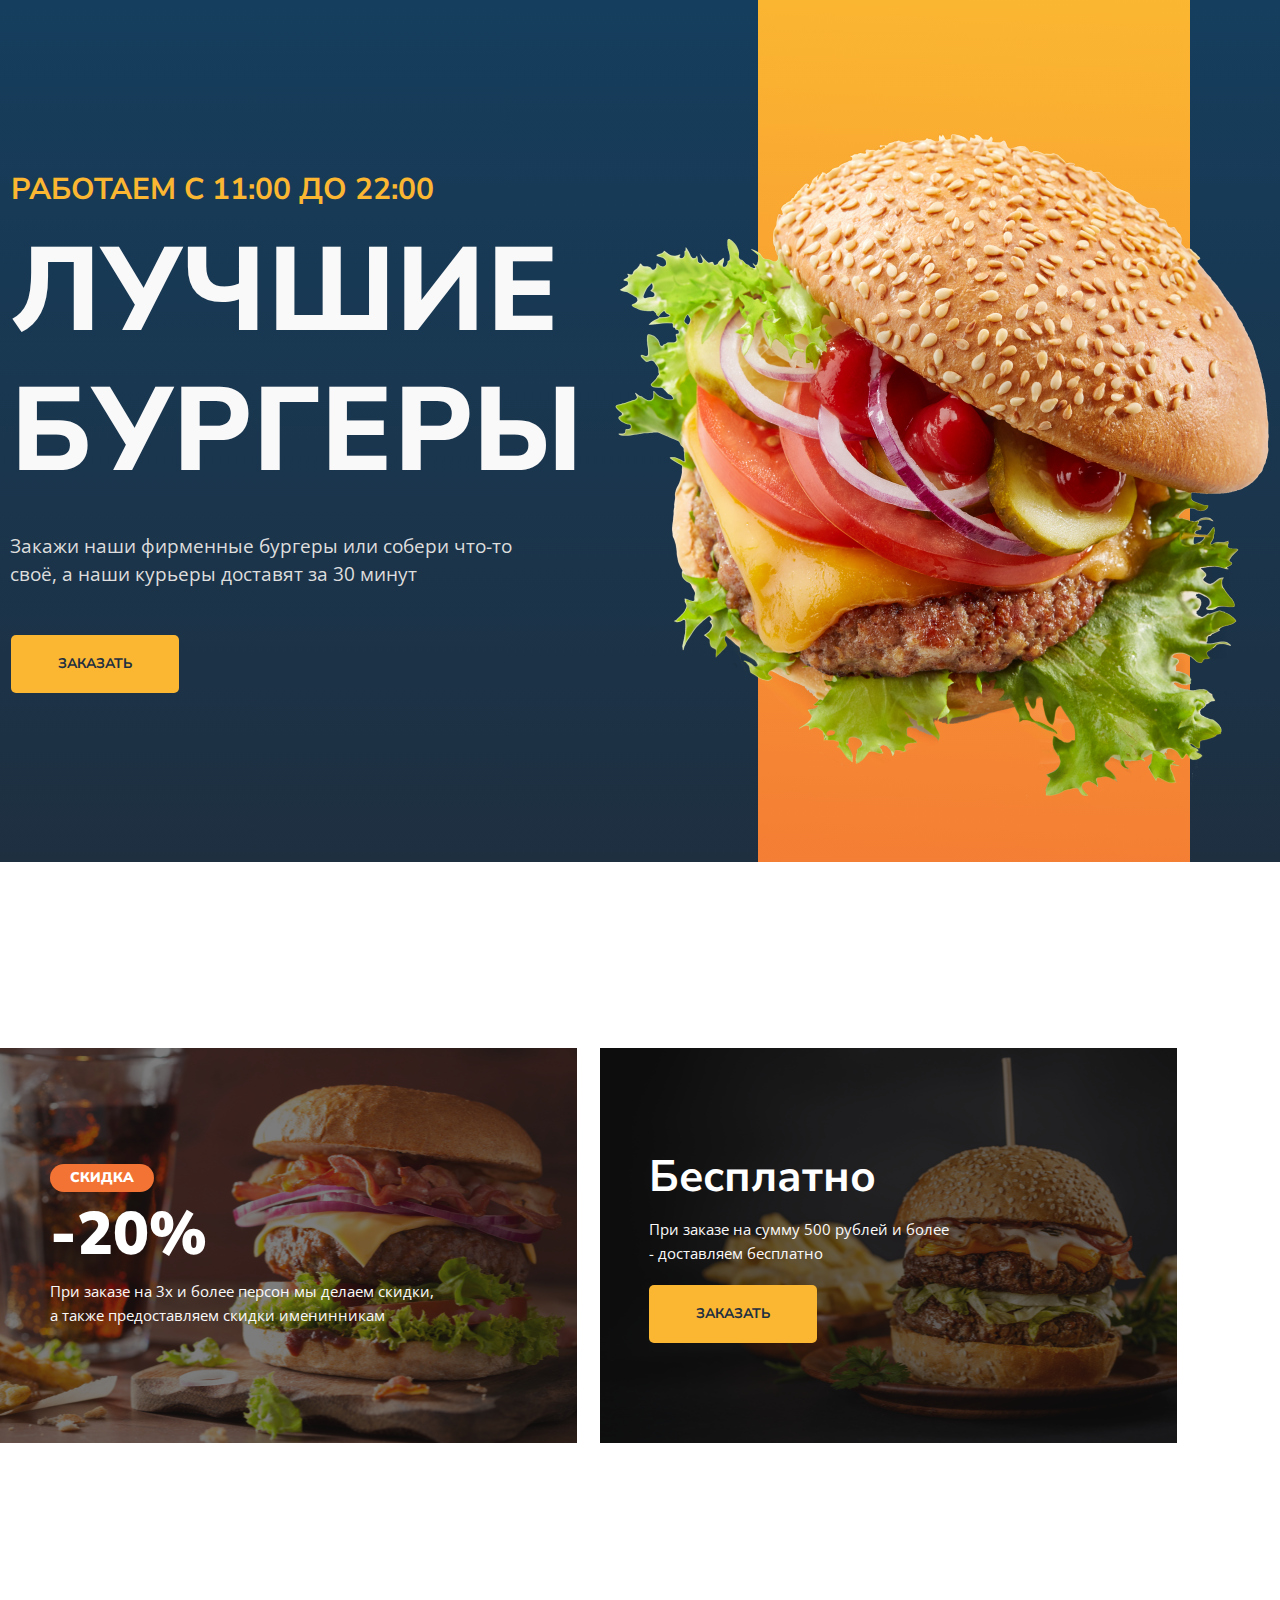
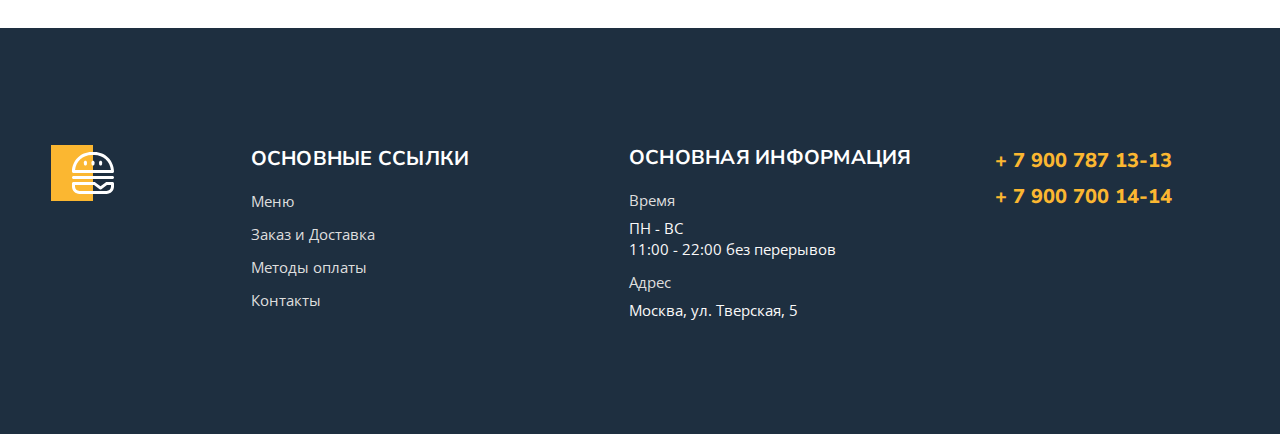
<file: index.html>
<!DOCTYPE html>
<html lang="ru">
<!--Because I'm using Russian Language-->
<!--<html lang="ru"></html>-->

<head>
    <meta charset="UTF-8">
    <meta http-equiv="X-UA-Compatible" content="IE=edge">
    <meta name="viewport" content="width=device-width, initial-scale=1.0">
    <title>Burgers</title>
    <link rel="preconnect" href="https://fonts.googleapis.com">
    <link rel="preconnect" href="https://fonts.gstatic.com" crossorigin>
    <link
        href="https://fonts.googleapis.com/css2?family=Nunito+Sans:wght@700;800&family=Open+Sans:wght@400;700;800&display=swap">
    <link
        href="https://fonts.googleapis.com/css2?family=Nunito+Sans:wght@600;700;800;900&family=Open+Sans:wght@400;500;600;700&display=swap"
        rel="stylesheet">
    <link rel="stylesheet" href="Styles/main.css">
    <link rel="stylesheet" href="Styles/normalize.css">
</head>

<body>
    <div class="main">
        <div class="wrapper-container">
            <div class="content">
                <h1 class="content-title">
                    <span>работаем c 11:00 до 22:00</span>
                    Лучшие бургеры
                </h1>
                <p class="content-text">
                    Закажи наши фирменные бургеры или собери что-то своё, a&nbsp;наши курьеры доставят
                    за&nbsp;30&nbsp;минут
                </p>
                <a class="content-link" href="menu.html">заказать</a>
            </div>
            <div class="visual">
                <div class="visual-background"></div>
                <img src="Images/burger.png" alt="Burger">
            </div>
        </div>
    </div>
    <div class="promo">
        <div class="wrapper-container-promo">
            <div class="promo-left">
                <p class="sales">Скидка</p>
                <p class="cost">-20%</p>
                <p class="promo-description">При заказе на 3х и более персон мы делаем скидки, а также предоставляем скидки
                    именинникам</p>
            </div>
            <div class="promo-right">
                <p class="free">Бесплатно</p>
                <p class="promo-description">При заказе на сумму 500 рублей и более <br> - доставляем бесплатно</p>
                <a href="menu.html">заказать</a>
            </div>
        </div>
    </div>
    <footer class="footer">
        <div class="footer-container">
            <div class="footer-box-items">
                <div class="footer-box">

                    <img class="footer-logo" src="Images/Logo-footer.svg" alt="Logo">
<div class="footer-links">
                    <div class="footer-item">
                        <h2>основные ссылки</h2>
                        <ul class="footer-list">
                            <li><a href="menu.html">Меню</a></li>
                            <li><a href="#">Заказ и Доставка</a></li>
                            <li><a href="#">Методы оплаты</a></li>
                            <li><a href="#">Контакты</a></li>
                        </ul>
                    </div>
</div>
<div class="footer-info">
                    <!--<div class="footer-item2">-->
                    <div class="footer-item">
                        <h2>основная информация</h2>
                        <ul class="footer-list">
                            <li>
                                <span>
                                    Время
                                </span>
                                ПН - ВС<br>
                                11:00 - 22:00 без перерывов
                            </li>
                            <li>
                                <span>
                                    Адрес
                                </span>
                                Москва, ул. Тверская, 5
                            </li>
                        </ul>
                    </div>

                </div>
                <div class="footer-tel-box">
                    <div class="footer-tel">
                        <ul class="footer-list footer-list-tel">
                            <li>
                                <a href="tel:+79007871313">+ 7 900 787 13-13</a>
                            </li>
                            <li>
                                <a href="tel:+79007001414">+ 7 900 700 14-14</a>
                            </li>
                        </ul>
                    </div>
                </div>
            </div>
        </div>
    </footer>
</body>

</html>
</file>
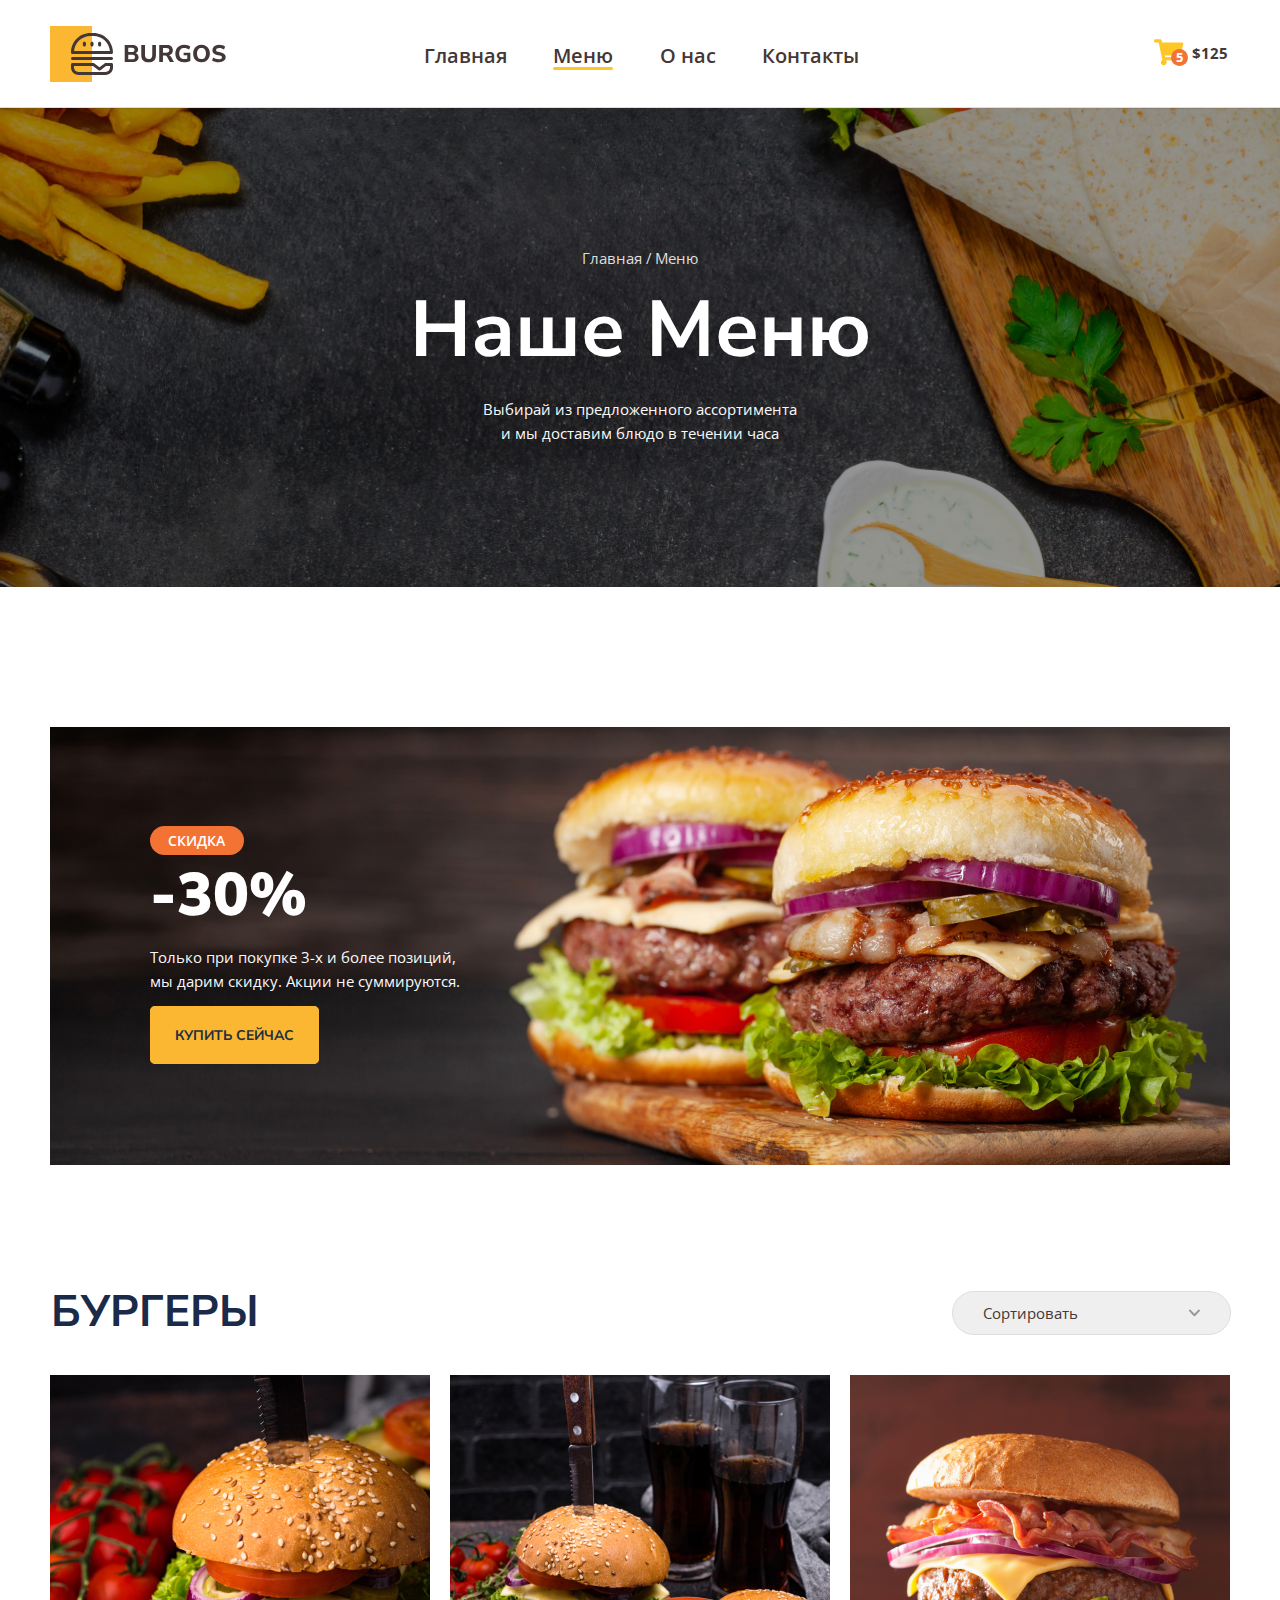
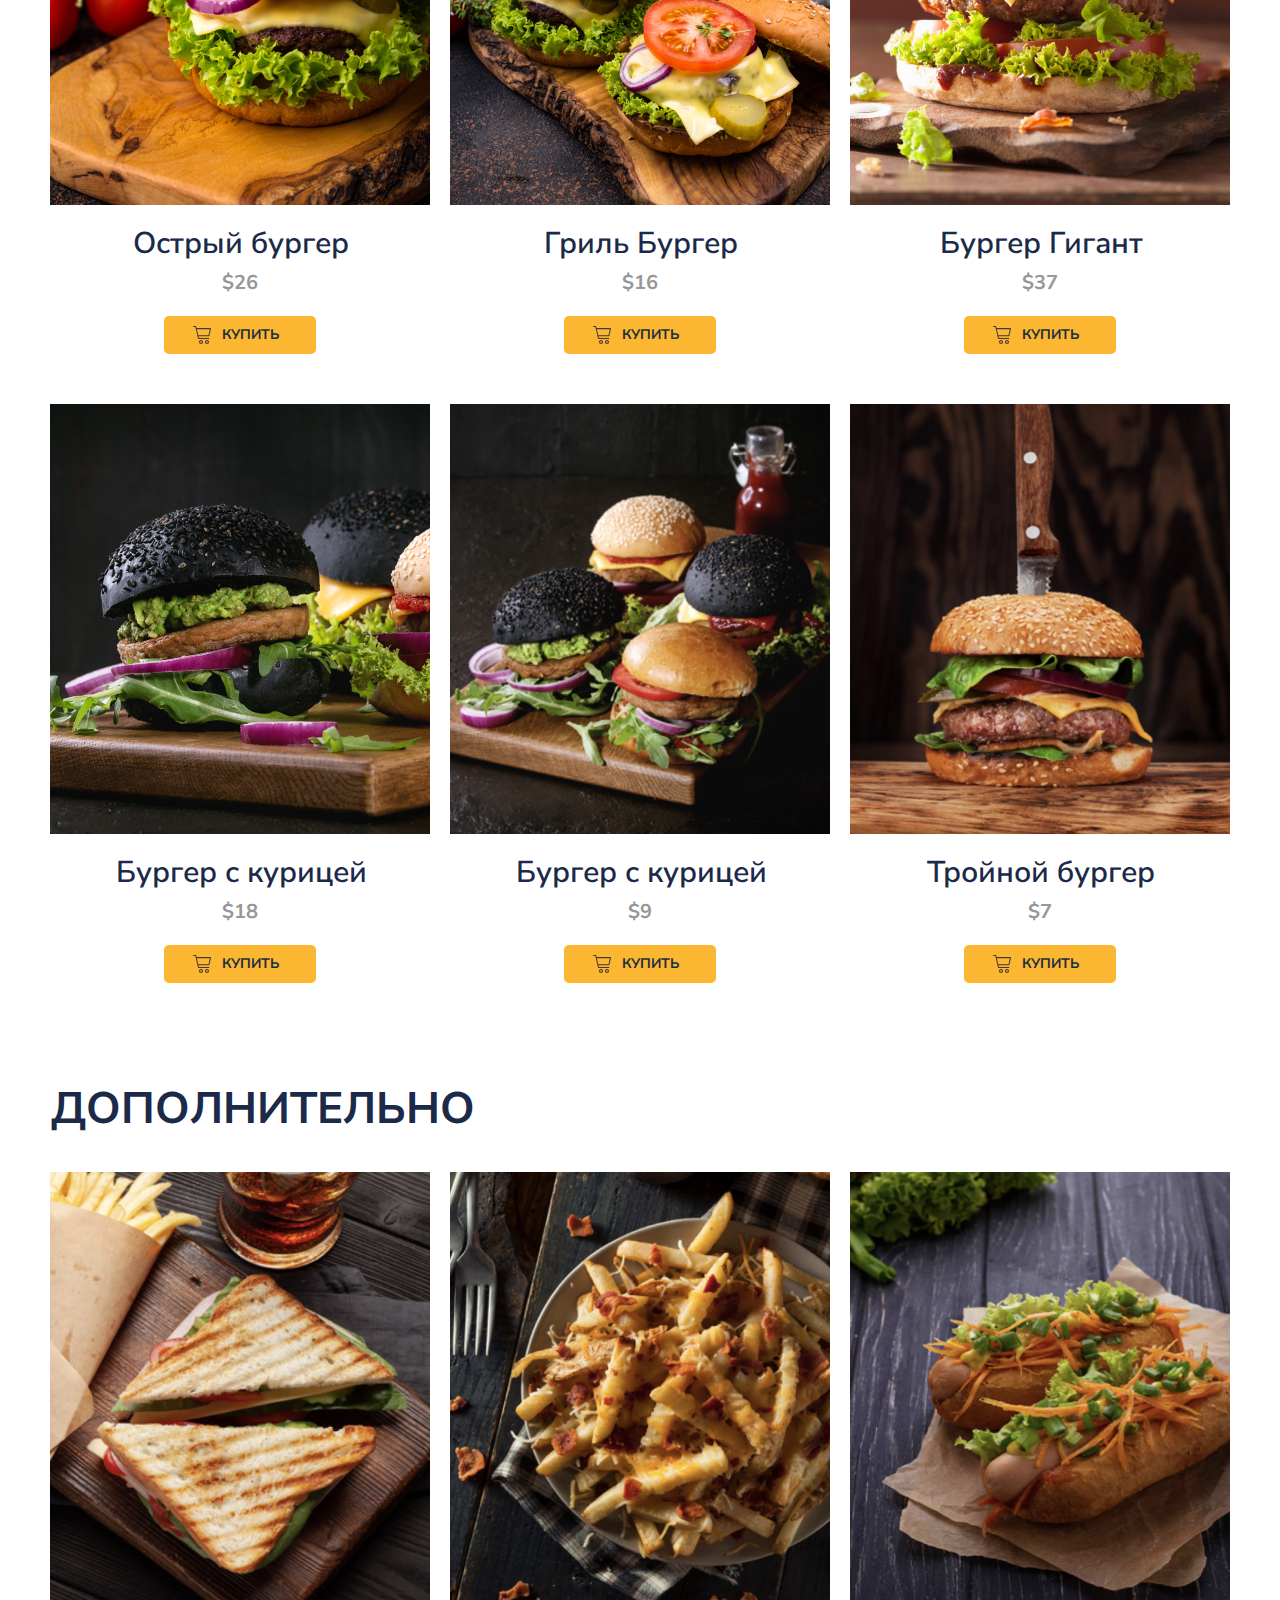
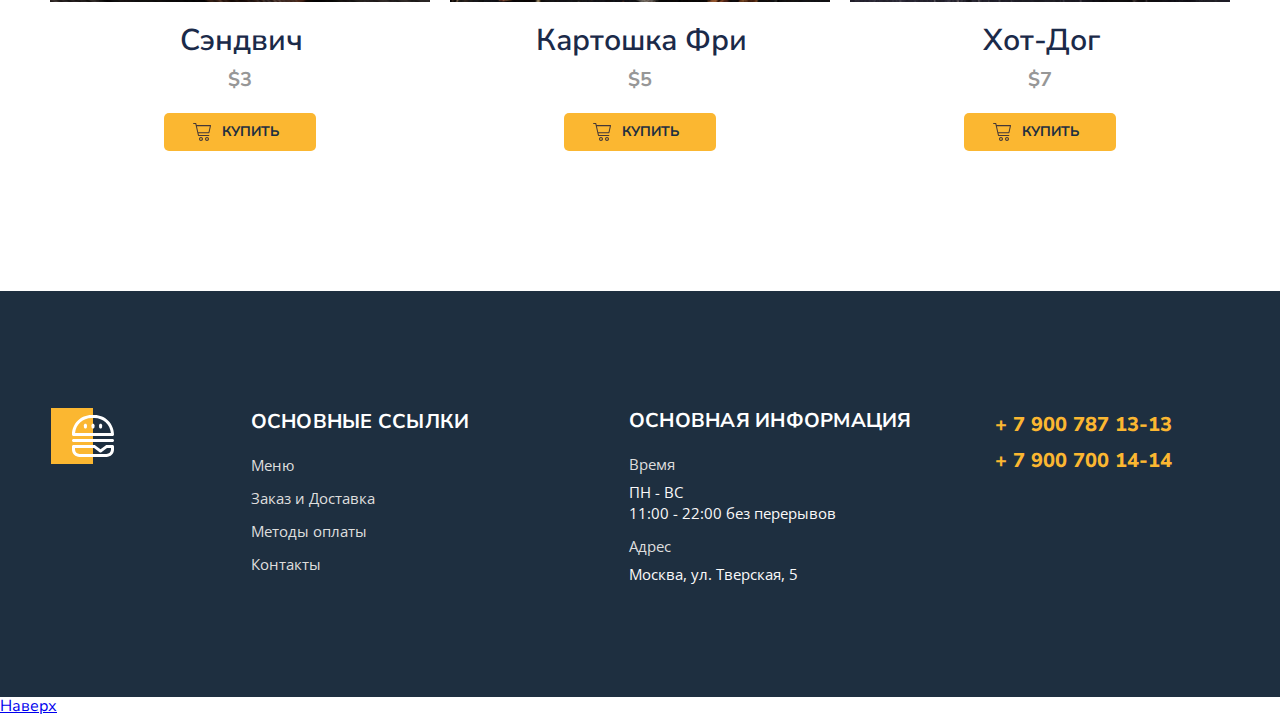
<file: menu.html>
<!DOCTYPE html>
<html lang="ru">

<head>
    <meta charset="UTF-8">
    <meta http-equiv="X-UA-Compatible" content="IE=edge">
    <meta name="viewport" content="width=device-width, initial-scale=1.0">
    <title>Burger</title>
    <link rel="preconnect" href="https://fonts.googleapis.com">
    <link rel="preconnect" href="https://fonts.gstatic.com" crossorigin>
    <link
        href="https://fonts.googleapis.com/css2?family=Nunito+Sans:wght@600;700;800;900&family=Open+Sans:wght@400;500;600;700&display=swap"
        rel="stylesheet">
    <link rel="stylesheet" href="Styles/normalize.css">
    <link rel="stylesheet" href="Styles/main.css">
</head>

<body>
    <header>
        <div class="container">
            <div class="header" id="headerTop">
                <div class="header-item">
                    <a href="index.html" class="header-logo"></a>
                    <nav>
                        <ul class="header-nav">
                            <li><a href="index.html">Главная</a></li>
                            <li><a href="#" class="active">Меню</a></li>
                            <li><a href="#">О нас</a></li>
                            <li><a href="#">Контакты</a></li>
                        </ul>
                    </nav>
                </div>
                <button type="button" class="button">
                    <span class="item-button">
                        <img src="Images/cart.png" alt="Shopping cart">
                        <span class="count-button">5</span>
                    </span>
                    <span class="text-button">$125</span>
                </button>
            </div>
        </div>
    </header>
    <div class="bg">
        <div class="container">
            <ul class="breadcrumbs">
                <li><a href="index.html">Главная</a></li>
                <li><a href="#">Меню</a></li>
            </ul>
            <h1 class="title">Наше Меню</h1>
            <p class="description">Выбирай из предложенного ассортимента и мы доставим блюдо в течении часа</p>
        </div>
    </div>
    <main>
        <div class="banner">
            <div class="banner-container">
                <div class="banner-box">
                    <h2 class="banner-title">
                        <span>скидка</span>
                        <br>
                        -30%
                    </h2>
                    <p class="banner-text"> Только при покупке 3-х и более позиций,
                        <br> мы дарим скидку. Акции не суммируются.
                    </p>
                    <a href="#menuBurger" class="banner-link">купить сейчас</a>
                </div>
            </div>
        </div>
        <section class="menu" id="menuBurger">
            <div class="container">
                <div class="menu-header">
                    <h2 class="menu-title">Бургеры</h2>
                    <select class="select-menu">
                        <option value="">Сортировать</option>
                        <option value="up">По возрастанию</option>
                        <option value="up">По убыванию</option>
                    </select>
                </div>
                <div class="menu-grid">
                    <div class="menu-grid-item">
                        <div class="menu-grid-cover">
                            <img src="Images/Menu/01.jpg" alt="Острый бургер">
                        </div>
                        <div class="item-description">
                            <p class="menu-grid-title">Острый бургер</p>
                            <p class="menu-grid-price">$26</p>
                            <button class="menu-grid-button">
                                <span class="menu-grid-icon">
                                    <img src="Images/shopping-cart.svg" alt="Shopping cart">
                                </span>
                                <span class="menu-grid-text">купить</span>
                            </button>
                        </div>
                    </div>
                    <div class="menu-grid-item">
                        <div class="menu-grid-cover">
                            <img src="Images/Menu/02.jpg" alt="Гриль Бургер">
                        </div>
                        <div class="item-description">
                            <p class="menu-grid-title">Гриль Бургер </p>
                            <p class="menu-grid-price">$16</p>
                            <button class="menu-grid-button">
                                <span class="menu-grid-icon">
                                    <img src="Images/shopping-cart.svg" alt="Shopping cart">
                                </span>
                                <span class="menu-grid-text">купить</span>
                            </button>
                        </div>
                    </div>
                    <div class="menu-grid-item">
                        <div class="menu-grid-cover">
                            <img src="Images/Menu/03.jpg" alt="Бургер Гигант">
                        </div>
                        <div class="item-description">
                            <p class="menu-grid-title">Бургер Гигант</p>
                            <p class="menu-grid-price">$37</p>
                            <button class="menu-grid-button">
                                <span class="menu-grid-icon">
                                    <img src="Images/shopping-cart.svg" alt="Shopping cart">
                                </span>
                                <span class="menu-grid-text">купить</span>
                            </button>
                        </div>
                    </div>
                    <div class="menu-grid-item">
                        <div class="menu-grid-cover">
                            <img src="Images/Menu/04.jpg" alt="Бургер с курицей">
                        </div>
                        <div class="item-description">
                            <p class="menu-grid-title">Бургер с курицей</p>
                            <p class="menu-grid-price">$18</p>
                            <button class="menu-grid-button">
                                <span class="menu-grid-icon">
                                    <img src="Images/shopping-cart.svg" alt="Shopping cart">
                                </span>
                                <span class="menu-grid-text">купить</span>
                            </button>
                        </div>
                    </div>
                    <div class="menu-grid-item">
                        <div class="menu-grid-cover">
                            <img src="Images/Menu/05.jpg" alt="Бургер с курицей">
                        </div>
                        <div class="item-description">
                            <p class="menu-grid-title">Бургер с курицей</p>
                            <p class="menu-grid-price">$9</p>
                            <button class="menu-grid-button">
                                <span class="menu-grid-icon">
                                    <img src="Images/shopping-cart.svg" alt="Shopping cart">
                                </span>
                                <span class="menu-grid-text">купить</span>
                            </button>
                        </div>
                    </div>
                    <div class="menu-grid-item">
                        <div class="menu-grid-cover">
                            <img src="Images/Menu/06.jpg" alt="Тройной бургер">
                        </div>
                        <div class="item-description">
                            <p class="menu-grid-title">Тройной бургер</p>
                            <p class="menu-grid-price">$7</p>
                            <button class="menu-grid-button">
                                <span class="menu-grid-icon">
                                    <img src="Images/shopping-cart.svg" alt="Shopping cart">
                                </span>
                                <span class="menu-grid-text">купить</span>
                            </button>
                        </div>
                    </div>
                </div>
                <div class="menu-header">
                    <h2 class="menu-title">Дополнительно</h2>
                </div>
                <div class="menu-grid-options">
                    <div class="menu-grid-item">
                        <div class="menu-grid-cover">
                            <img class="menu-other-options" src="Images/Menu/07.jpg" alt="Сэндвич">
                        </div>
                        <div class="item-description">
                            <p class="menu-grid-title">Сэндвич</p>
                            <p class="menu-grid-price">$3</p>
                            <button class="menu-grid-button">
                                <span class="menu-grid-icon">
                                    <img src="Images/shopping-cart.svg" alt="Shopping cart">
                                </span>
                                <span class="menu-grid-text">купить</span>
                            </button>
                        </div>
                    </div>
                    <div class="menu-grid-item">
                        <div class="menu-grid-cover">
                            <img class="menu-other-options" src="Images/Menu/08.jpg" alt="Картошка Фри">
                        </div>
                        <div class="item-description">
                            <p class="menu-grid-title">Картошка Фри</p>
                            <p class="menu-grid-price">$5</p>
                            <button class="menu-grid-button">
                                <span class="menu-grid-icon">
                                    <img src="Images/shopping-cart.svg" alt="Shopping cart">
                                </span>
                                <span class="menu-grid-text">купить</span>
                            </button>
                        </div>
                    </div>
                    <div class="menu-grid-item">
                        <div class="menu-grid-cover">
                            <img class="menu-other-options" src="Images/Menu/09.jpg" alt="Хот-Дог">
                        </div>
                        <div class="item-description">
                            <p class="menu-grid-title">Хот-Дог</p>
                            <p class="menu-grid-price">$7</p>
                            <button class="menu-grid-button">
                                <span class="menu-grid-icon">
                                    <img src="Images/shopping-cart.svg" alt="Shopping cart">
                                </span>
                                <span class="menu-grid-text">купить</span>
                            </button>
                        </div>
                    </div>
                </div>
            </div>
        </section>
    </main>
    <footer class="footer">
        <div class="footer-container">
            <div class="footer-box-items">
                <div class="footer-box">

                    <img class="footer-logo" src="Images/Logo-footer.svg" alt="Logo">
                    <div class="footer-links">
                        <div class="footer-item">
                            <h2>основные ссылки</h2>
                            <ul class="footer-list">
                                <li><a href="menu.html">Меню</a></li>
                                <li><a href="#">Заказ и Доставка</a></li>
                                <li><a href="#">Методы оплаты</a></li>
                                <li><a href="#">Контакты</a></li>
                            </ul>
                        </div>
                    </div>
                    <div class="footer-info">
                        <!--<div class="footer-item2">-->
                        <div class="footer-item">
                            <h2>основная информация</h2>
                            <ul class="footer-list">
                                <li>
                                    <span>
                                        Время
                                    </span>
                                    ПН - ВС<br>
                                    11:00 - 22:00 без перерывов
                                </li>
                                <li>
                                    <span>
                                        Адрес
                                    </span>
                                    Москва, ул. Тверская, 5
                                </li>
                            </ul>
                        </div>

                    </div>
                    <div class="footer-tel-box">
                        <div class="footer-tel">
                            <ul class="footer-list footer-list-tel">
                                <li>
                                    <a href="tel:+79007871313">+ 7 900 787 13-13</a>
                                </li>
                                <li>
                                    <a href="tel:+79007001414">+ 7 900 700 14-14</a>
                                </li>
                            </ul>
                        </div>
                    </div>
                </div>
            </div>
    </footer>
    <a href="#headerTop" class="button-up.hidden" id="btnUp">Наверх</a>
    <script>
        // Smooth Scroll
        const links = document.querySelectorAll(".banner-link");

        for (const link of links) {
            link.addEventListener("click", clickHandler);
        }

        function clickHandler(e) {
            e.preventDefault();
            const href = this.getAttribute("href");

            document.querySelector(href).scrollIntoView({
                behavior: "smooth"
            });
        }

        // Button Up
        window.onscroll = function () { scrollFunction() };

        const upbuttons = document.querySelectorAll(".button-up");

        for (const upbutton of upbuttons) {
            upbutton.addEventListener("click", clickHandler);
        }

        function clickHandler(e) {
            e.preventDefault();
            const href = this.getAttribute("href");

            document.querySelector(href).scrollIntoView({
                behavior: "smooth"
            });
        }

        function scrollFunction() {
            if (document.body.scrollTop > 1000 || document.documentElement.scrollTop > 1000) {
                document.getElementById('btnUp').className = 'button-up visible';
            } else {
                document.getElementById('btnUp').className = 'button-up hidden';
            }
        }


    </script>
</body>

</html>
</file>
<file: Styles/main.css>
body {
    font-family: 'Nunito Sans', sans-serif;
}

.container {
    max-width: 1180px;
    margin: 0 auto;
    padding-left: 15px;
    padding-right: 15px;
}

header {
    border-bottom: 1px solid #DEDEDE;
}

.header {
    font-family: 'Open Sans', sans-serif;
    display: flex;
    align-items: center;
    justify-content: space-between;
    padding-top: 26px;
    padding-bottom: 25px;
}

.header-item {
    display: flex;
    align-items: center;
    justify-content: space-between;
    flex-basis: 68%;
}

.header-nav {
    list-style-type: none;
    display: flex;
    padding-left: 0px;
    margin-left: -106px;
    margin-right: -7px;
    margin-bottom: 11px;
    gap: 46.5px;
}

.header-nav a {
    font-weight: 600;
    font-size: 20px;
    color: #443737;
    text-decoration: none;
}

.header-nav a:hover {
    color: #FFC725;

}

.header-nav a::after {
    content: '';
    width: 100%;
    height: 3px;
    border-radius: 1.5px;
    background: transparent;
    display: block;
}

.header-nav a.active::after {
    background: #FFC725;
}

.header-logo {
    display: block;
    background-image: url(../Images/Logo.svg);
    width: 176px;
    height: 56px;
    background-repeat: no-repeat;
    background-size: cover;
}

.button {
    display: flex;
    align-items: center;
    background-color: transparent;
    border: none;
    padding: 2px 2px;
    gap: 8px;
    cursor: pointer;
}

.item-button {
    position: relative;
}

.count-button {
    font-weight: 700;
    font-size: 13px;
    color: #FFFFFF;
    background: #F37335;
    border-radius: 100%;
    position: absolute;
    width: 17px;
    height: 17px;
    text-align: center;
    line-height: 1.3;
    bottom: 3px;
    right: -4px;
}

.text-button {
    color: #443737;
    font-weight: 700;
    font-size: 15px;
}

.bg {
    text-align: center;
    color: #fff;
    background-image: url(../Images/bg.jpg);
    background-size: cover;
    background-position: center center;
    padding: 142px 0;
    margin-bottom: 140px;
}

.breadcrumbs {
    padding-left: 0;
    margin-top: 0;
    list-style-type: none;
    display: flex;
    justify-content: center;
    gap: 7px;
}

.breadcrumbs a {
    color: #DEDEDE;
    font-size: 15px;
    font-family: 'Open Sans', sans-serif;
    text-decoration: none;
}

.breadcrumbs a:hover {
    color: #FFC725;
}

.breadcrumbs a::before {
    content: "/";
    position: relative;
    left: -3px;
    pointer-events: none;
}

.breadcrumbs li:first-child a::before {
    display: none;
}

.title {
    font-weight: 700;
    font-size: 79px;
    margin-top: 17px;
    margin-bottom: 21px;
}

.description {
    font-family: 'Open Sans', sans-serif;
    font-size: 15px;
    line-height: 1.6;
    color: #FAF9F9;
    max-width: 320px;
    margin: 0 auto;
}

.banner {
    background-image: url(../Images/banner.jpg);
    background-position: 0 center;
    max-width: 1180px;
    height: 438px;
    left: 370px;
    margin-bottom: 80px;
    color: #fff;
    box-sizing: border-box;
    background-repeat: no-repeat;
    background-size: cover;
    display: block;
    margin: 0 auto;
    padding-left: 0;
    margin-top: 0;
}

.banner-box {
    /*border: 1px solid red;*/
    position: absolute;
    width: 344px;
    height: 238px;
    margin: 99px 100px;
}

.banner-title {
    /*my h2 */
    font-family: 'Nunito Sans', sans-serif;
    font-style: normal;
    font-weight: 900;
    font-size: 60px;

    line-height: 69px;
    text-transform: uppercase;
    margin-top: -34.5px;

    margin-bottom: 10px;
}

.banner-title span {
    font-family: 'Open Sans', sans-serif;
    background: #F37335;
    width: 95px;
    height: 28px;
    padding: 5px 18.25px;
    border-radius: 15px;
    font-weight: 600;
    font-size: 14px;
    line-height: 18px;

    margin-bottom: 3px;
}

.banner-text {
    /* this is my p*/
    font-family: 'Open Sans', sans-serif;
    font-style: normal;
    font-weight: 400;
    font-size: 15px;
    line-height: 24px;
    color: #FAF9F9;

    margin-bottom: 25px;
}

.banner-link {
    font-family: 'Nunito Sans';
    font-style: normal;
    font-weight: 700;
    font-size: 14px;
    line-height: 36px;

    text-align: center;
    text-transform: uppercase;

    color: #1E2F40;
    background-color: #FBB731;
    border-radius: 5px;
    padding: 18.5px 24px;
    text-decoration: none;
    border: 1px solid #FBB731;
    transition: 0.3s;
}

.banner-link:hover {
    background-color: transparent;
    color: #FBB731;
}

.menu {
    padding-top: 20px;
}

.menu-header {
    display: flex;
    align-items: center;
    justify-content: space-between;
    padding: 1px;
}

.menu-title {
    font-family: 'Nunito Sans', sans-serif;
    font-size: 44px;
    padding-top: 64px;


    color: #1B2A49;
    text-transform: uppercase;
}

.select-menu {
    border: 1px solid #DEDEDE;
    border-radius: 22px;
    padding: 9px 30px;
    color: #443737;
    font-family: 'Open Sans', sans-serif;
    font-style: normal;

    font-size: 15px;
    line-height: 24px;
    appearance: none;
    /*gets rid of drop-down menu pointer*/

    flex-basis: 279px;
    background-image: url(../Images/arrow-down.svg);
    background-size: 12.79px 7.75px;
    background-repeat: no-repeat;
    background-position: 89% center;
    margin-top: 66px;
    margin-right: -2px;
}

.menu-grid, .menu-grid-options {
    display: grid;
    grid-template-columns: repeat(3, 1fr);
    gap: 50px 20px;
} 

.menu-grid-cover {
    width: 100%;
    height: 430px;
    position: relative;
    overflow: hidden;
}

.menu-grid-cover img {
    position: absolute;
    left: 50%;
    top: 50%;
    transform: translate(-50%, -50%);
    object-fit: cover;
    width: 100%;
    min-width: 380px;
    height: 430px;
}

.item-description {
    /*border: 1px solid red;*/
    display: block;
    text-align: center;
    font-family: 'Nunito Sans', sans-serif;
    justify-content: center;
}

.menu-grid-title {
    font-style: normal;
    font-weight: 600;
    font-size: 30px;
    line-height: 38px;
    margin-top: 20px;
    padding-left: 2px;
    margin-bottom: -14px;
    color: #1B2A49;
}

.menu-grid-price {
    font-style: normal;
    font-weight: 700;
    font-size: 20px;
    line-height: 27px;

    color: #979797;
}

.menu-grid-button {
    width: 152px;

    background: #FBB731;
    border-radius: 5px;
    padding: 10px 29px;
    border: none;
    display: flex;
    margin: auto;
    gap: 11px;
    transition: 0.3s;
}

.menu-grid-button:hover {
    background: #F37335;
    cursor: pointer;
}

.menu-grid-icon {
    width: 18px;
    height: 18px;
    left: 143px;
    top: 551px;
}

.menu-grid-text {
    font-style: normal;
    font-weight: 700;
    font-size: 14px;
    line-height: 18px;

    text-align: center;
    justify-content: center;
    text-transform: uppercase;

    color: #1E2F40;
}

.menu-extra {
    padding: 2px;
}

.footer-container {
    max-width: 1180px;
    margin: 0 auto;
    padding-left: 62px;
    padding-right: 37px;
}

.footer {
    background: #1E2F40;
    color: #fff;
    padding-top: 117px;
    padding-bottom: 106px;
    margin-top: 140px;
}

.footer-box-items {
    display: flex;
}

.footer-box {
    display: flex;
    align-items: left;
    justify-content: space-between;
    flex-basis: 12%;
    border: 1px strong white;
}

.footer-logo {
    width: 63px;
    height: 56px;
    margin-left: -12px;
    padding-right: 60px;
}

.footer-links {
    /*border: 1px solid red;*/
    width: 274px;
    height: 173px;
    padding: 01px 45px 0 0px;
}

.footer-info {
    /*border: 1px solid red;*/
    width: 353px;
    height: 183px;
    margin-left: 17px;
}

.footer-tel-box {
    /*border: 1px solid red;*/
    width: 215px;
    height: 173px;
    margin-right: -1000px;
}

.footer-item {
    margin-left: 29px;
    width: 303px;
    height: 185px;
}

.footer-item h2 {
    font-size: 20px;
    font-weight: 700;
    text-transform: uppercase;
    margin: 1px 3px;
    letter-spacing: 0.25px;
    padding-left: 3px;
}

.footer-list {
    padding-left: 5px;
    list-style-type: none;
    padding-top: 5.25px;
    padding-left: 6px;
}

.footer-list li {
    margin-bottom: 12px;
    font-family: 'Open Sans', sans-serif;
    font-size: 15.25px;
    color: #FAF9F9;
    font-weight: 400;
    line-height: 21px;
}

.footer-list a {
    color: #DEDEDE;
    text-decoration: none;
    font-weight: 400;
    font-family: 'Open Sans', sans-serif;
    font-size: 15px;
}

.footer-list a:hover {
    color: #FFC725;
}

.footer-item span {
    color: #DEDEDE;
    display: block;
    font-weight: 400;
    margin-bottom: 7px;
}

.footer-list-tel {
    margin-top: 0px;
}

.footer-list-tel li {
    margin-bottom: 14px;
}

.footer-list-tel a {
    font-size: 20px;
    font-weight: 800;
    color: #FBB731;
    padding-right: 5px;
    font-family: 'Nunito Sans', sans-serif;
}

.footer-list-tel a:hover {
    color: #fff;
}

.button-up {
    background-color: #FBB731;
    font-weight: 700;
    font-size: 14px;
    text-transform: uppercase;
    color: #1E2F40;
    text-decoration: none;
    padding: 5px 20px;
    position: fixed;
    bottom: 20px;
    right: 20px;
    border-radius: 5px;
    transition: 1s;
}

.button-up:hover {
    background-color: #F37335;
}

.button-up.hidden {
    opacity: 0;
}

.button-up.visible {
    opacity: 1;
}

/*Style Index.html*/

.main {
    background: linear-gradient(180deg, #0C4C7B -100%, #1E2F40 100%);
}

.wrapper-container {
    max-width: 1179px;
    margin: 0 auto;
    display: flex;
    justify-content: space-between;
    padding-right: 79px;

}

.wrapper-container-promo {
    max-width: 1179px;
    margin: 0 auto;
    display: flex;
    justify-content: space-between;
    padding-right: 103px;
}

.content {
    color: #FAF9F9;
    flex: 0 0 580px;
    padding-top: 150px;
    padding-bottom: 169px;
    width: 580px;
}

.content-title span {
    color: #FBB731;
    font-weight: 700;
    font-size: 30px;
    line-height: 38px;
    display: block;
    margin-bottom: 13px;
    letter-spacing: 0;
}

.content-title {
    font-size: 118px;
    font-weight: 800;
    text-transform: uppercase;
    line-height: 140px;
    letter-spacing: 1.5px;
    margin-top: 21px;
    margin-bottom: 29px;
}

.content-text {
    color: #DEDEDE;
    font-family: 'Open Sans', sans-serif;
    font-weight: 400;
    font-size: 19px;
    line-height: 28px;
    margin-left: -1px;
    margin-bottom: 47px;
    margin-top: 30px;
    width: 524px;
}

.content-link,
.promo a {
    color: #1E2F40;
    background-color: #FBB731;
    border: 1px;
    border-radius: 5px;
    text-decoration: none;
    padding: 21px 47px;
    display: inline-block;
    text-transform: uppercase;
    font-size: 14px;
    font-weight: 700;

}

.visual {
    flex-grow: 1;
    display: flex;
    justify-content: flex-end;
    position: relative;
}

.visual-background {
    width: 432px;
    height: 100%;
    background: linear-gradient(2.42deg, #F37335 -19.6%, #FBB731 100.79%, #FDC830 100.79%);

}

.main img {
    width: 829px;
    position: absolute;
    right: -169px;
    top: -4px;
}

.promo {
    padding-top: 186px;
    padding-bottom: 45px;
}

.promo-left,
.promo-right {
    flex: 0 0 49%;
    color: #fff;
    box-sizing: border-box;
    background-repeat: no-repeat;
    background-size: cover;
    background-position: center;
    height: 395px;
    width: 580px;
}

.promo-left {
    background-image: url(../Images/promo-left.png);
    padding: 116px 50px;
}

.promo-right {
    background-image: url(../Images/promo-right.png);
    padding: 103px 49px;
}

.sales {
    font-size: 14px;
    font-weight: 900;
    background: #F37335;
    padding: 6px 20px;
    border-radius: 14px;
    display: inline-block;
    text-transform: uppercase;
    margin-bottom: 8px;
    margin-top: 0;
}

.cost {
    font-size: 60px;
    font-weight: 900;
    margin-bottom: -5px;
    margin-top: 0;
}

.promo-description {
    font-family: 'Open Sans', sans-serif;
    color: #FAF9F9;
    font-size: 15px;
    line-height: 24px;
    margin-bottom: 0;
}

.promo-left .promo-description {
    max-width: 392px;
}

.promo-right .promo-description {
    max-width: 310px;
    margin-bottom: 20px;
}

.free {
    font-size: 44px;
    font-weight: 700;
    margin-bottom: -1px;
    margin-top: 1px;
}

/*Responsive*/

@media (max-width: 1000px) {
    .container {
        max-width: 738px;
    }

    .header-logo {
        width: 150px;
        height: 47.81px;
        background-size: contain;
    }

    .header-nav {
        gap: 22px;
    }

    .header-item {
        flex-basis: 75.5%;
    }

    .bg {
        margin-bottom: 72px;
    }

    .banner {
        background-position: -79px center;
        padding: 100px 40px 120px;
    }

    .menu-grid {
        grid-template-columns: repeat(2, 1fr);
        gap: 50px 15px;
    }

    .menu-grid-options {
        grid-template-columns: repeat(3, 1fr);
        gap: 50px 8px;
        min-width: 380px;
        
    }

    .menu-other-options { /*My img with other food option*/
        max-width: 100%;
    }

    .menu-grid-cover img {
        max-width: 380px;

    }
    .menu-grid-cover .menu-other-options{
        height: 320px;
        background-position: 0 center;
        /*min-width: 268.51px;*/
    }

   /*.menu-grid-cover .menu-other-options {
        min-width: 268.51px;
        height: 320px;
        padding: 0 15px;
        /*margin-left: 15px;
    }*/
   
   /*.menu-other-options {
        width: 274.37px;
        height: 320px;
    }*/

}
</file>
